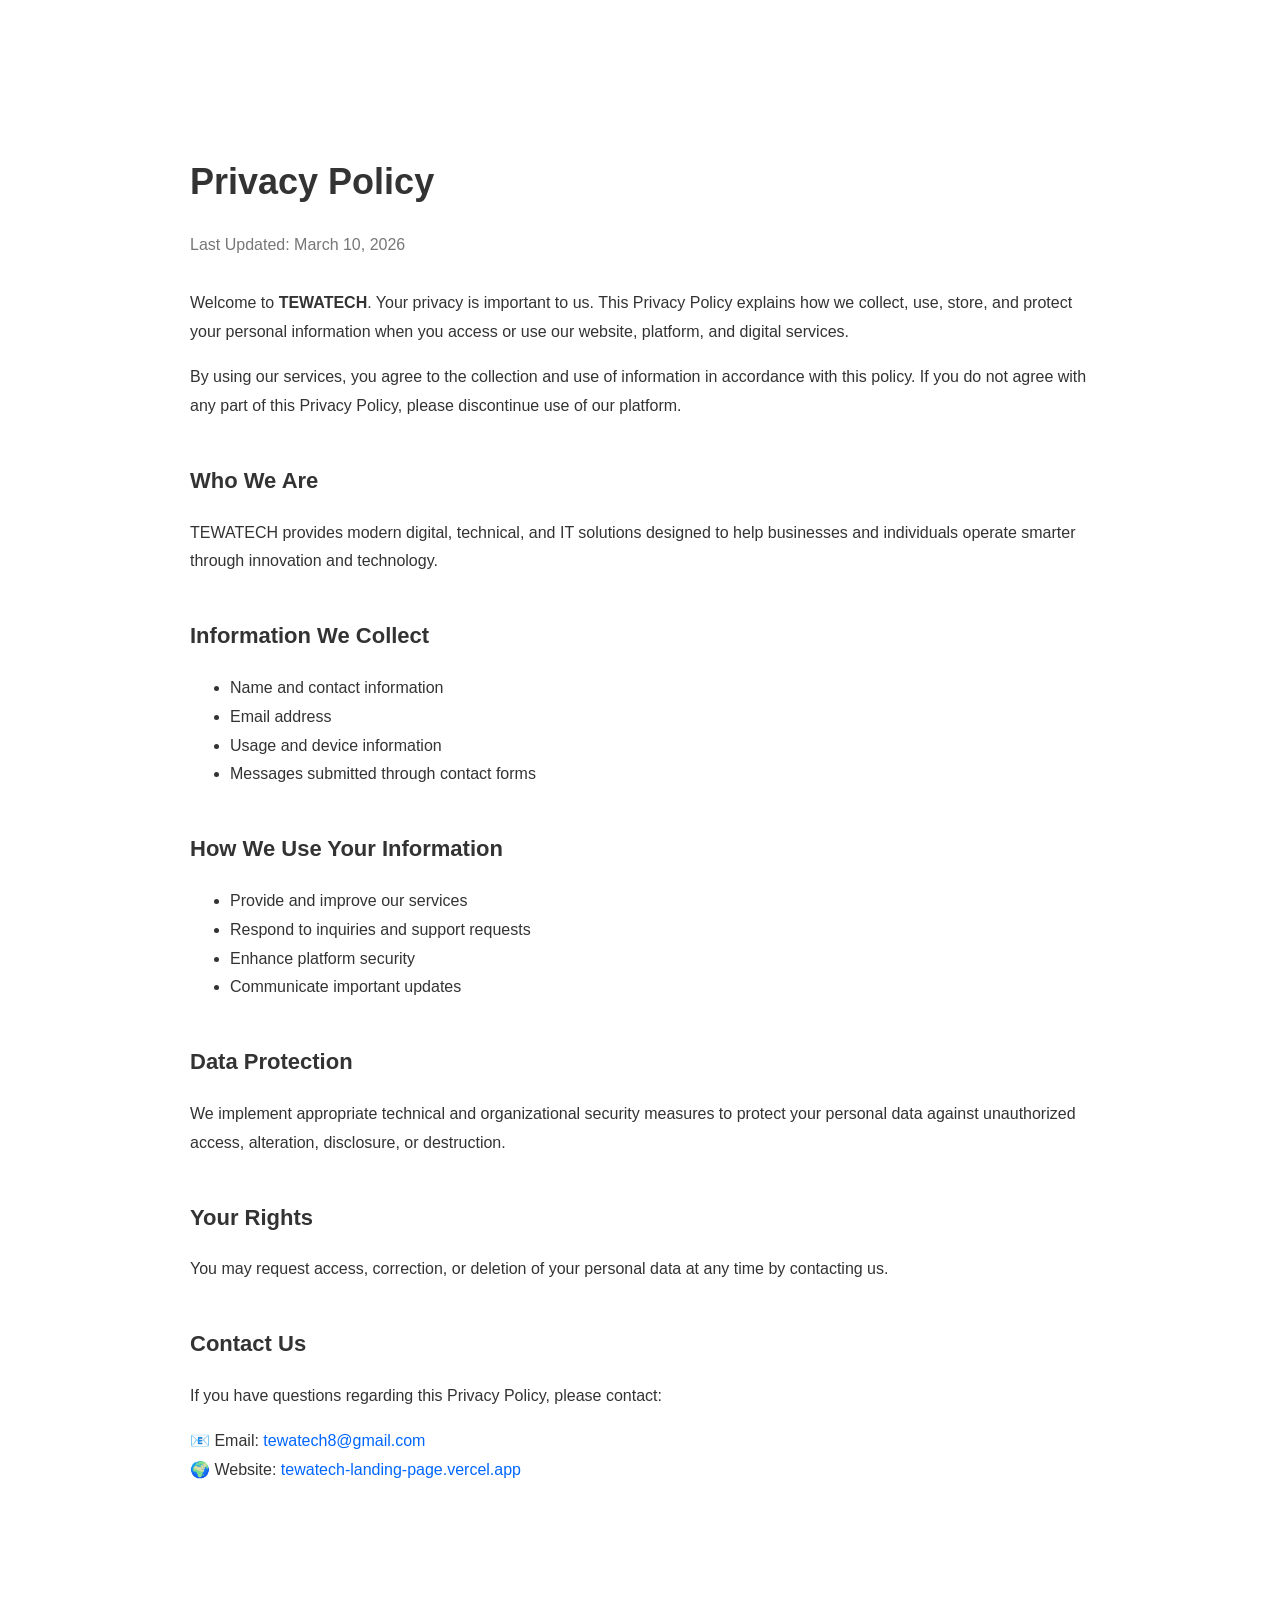
<file: html/privacy-policy.html>
<!DOCTYPE html>
<html lang="en">
<head>
    <meta charset="UTF-8">
    <meta name="viewport" content="width=device-width, initial-scale=1.0">
    <title>Privacy Policy</title>
    <link rel="stylesheet" href="../css/privacy-policy.css">
</head>
<body>

    <section class="legal-container">

  <h1>Privacy Policy</h1>
  <p class="last-updated">
    Last Updated: March 10, 2026
  </p>

  <p>
    Welcome to <strong>TEWATECH</strong>. Your privacy is important to us.
    This Privacy Policy explains how we collect, use, store, and protect
    your personal information when you access or use our website,
    platform, and digital services.
  </p>

  <p>
    By using our services, you agree to the collection and use of
    information in accordance with this policy. If you do not agree
    with any part of this Privacy Policy, please discontinue use
    of our platform.
  </p>

  <h2>Who We Are</h2>
  <p>
    TEWATECH provides modern digital, technical, and IT solutions
    designed to help businesses and individuals operate smarter
    through innovation and technology.
  </p>

  <h2>Information We Collect</h2>
  <ul>
    <li>Name and contact information</li>
    <li>Email address</li>
    <li>Usage and device information</li>
    <li>Messages submitted through contact forms</li>
  </ul>

  <h2>How We Use Your Information</h2>
  <ul>
    <li>Provide and improve our services</li>
    <li>Respond to inquiries and support requests</li>
    <li>Enhance platform security</li>
    <li>Communicate important updates</li>
  </ul>

  <h2>Data Protection</h2>
  <p>
    We implement appropriate technical and organizational security
    measures to protect your personal data against unauthorized
    access, alteration, disclosure, or destruction.
  </p>

  <h2>Your Rights</h2>
  <p>
    You may request access, correction, or deletion of your personal
    data at any time by contacting us.
  </p>

  <h2>Contact Us</h2>
  <p>
    If you have questions regarding this Privacy Policy, please contact:
  </p>

  <p>
    📧 Email: <a href="mailto:tewatech8@gmail.com">tewatech8@gmail.com</a><br>
    🌍 Website:
    <a href="https://tewatech-landing-page.vercel.app/">
      tewatech-landing-page.vercel.app
    </a>
  </p>

</section>
    
</body>
</html>
</file>
<file: css/privacy-policy.css>
.legal-container {
  max-width: 900px;
  margin: 80px auto;
  padding: 40px;
  font-family: 'Montserrat', sans-serif;
  line-height: 1.8;
  color: #333;
}

.legal-container h1 {
  font-size: 36px;
  margin-bottom: 10px;
}

.last-updated {
  color: #777;
  margin-bottom: 30px;
}

.legal-container h2 {
  margin-top: 40px;
  font-size: 22px;
}

.legal-container a {
  color: #0066ff;
  text-decoration: none;
}

.legal-container a:hover {
  text-decoration: underline;
}
</file>
